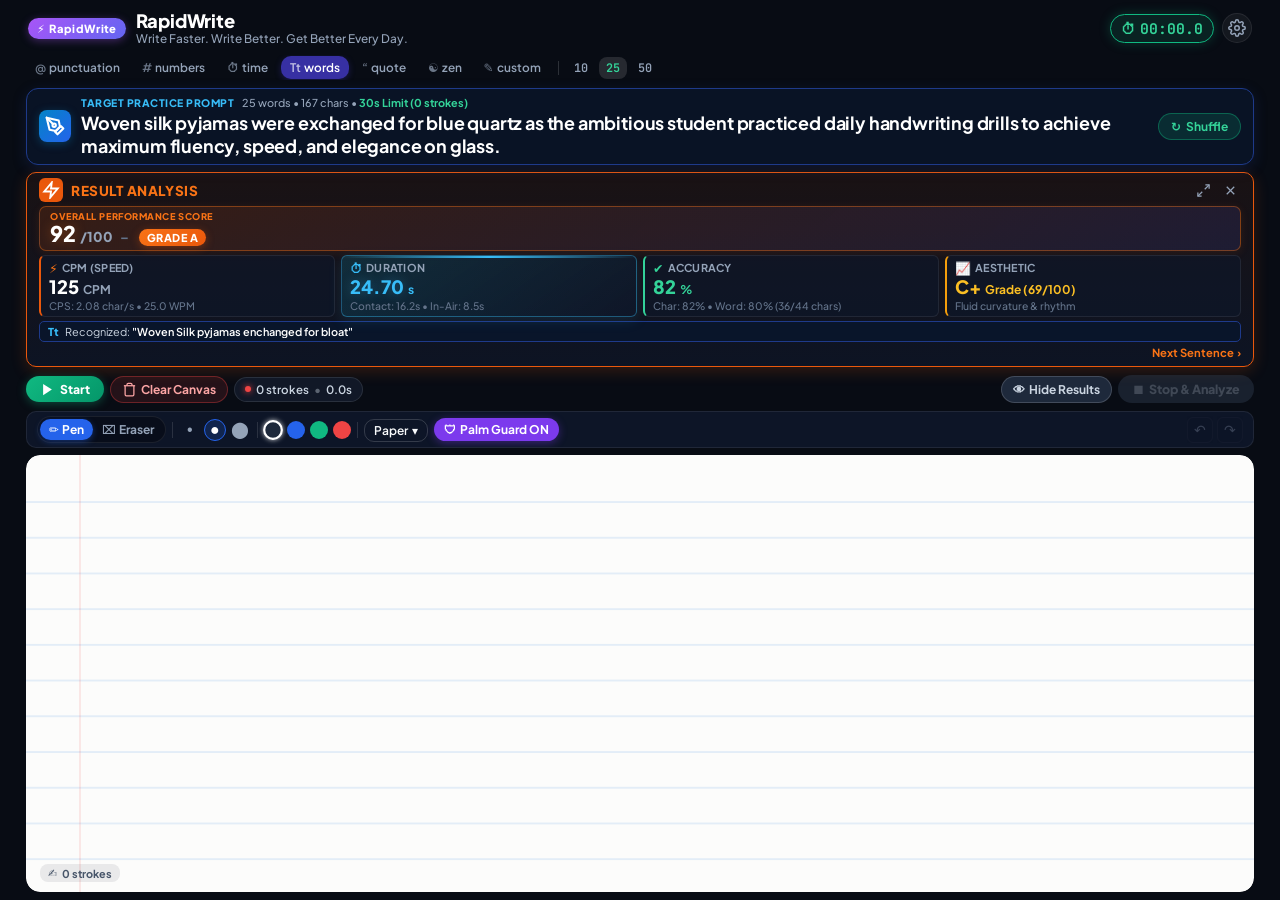
<file: index.html>
<!DOCTYPE html>
<html lang="en">
<head>
  <meta charset="UTF-8">
  <meta name="viewport" content="width=device-width, initial-scale=1.0, maximum-scale=5.0, user-scalable=yes, viewport-fit=cover">
  <title>RapidWrite — Handwriting Evaluator & Speed Trainer</title>
  <link rel="preconnect" href="https://fonts.googleapis.com">
  <link rel="preconnect" href="https://fonts.gstatic.com" crossorigin>
  <link href="https://fonts.googleapis.com/css2?family=Plus+Jakarta+Sans:wght@400;500;600;700;800&family=JetBrains+Mono:wght@400;500;700&display=swap" rel="stylesheet">
  <link rel="stylesheet" href="style.css">
  <script src="tesseract.min.js"></script>
</head>
<body class="dark-theme">
  <div class="app-container">

    <!-- 1. TOP HEADER (RapidWrite Branding & Motivating Tagline) -->
    <header class="app-header">
      <div class="header-left">
        <div class="badge-aurora">
          <span class="aurora-sparkle">⚡</span>
          <span>RapidWrite</span>
        </div>
        <div class="title-wrap">
          <h1>RapidWrite</h1>
          <p class="subtitle">Write Faster. Write Better. Get Better Every Day.</p>
        </div>
      </div>

      <div class="header-right">
        <!-- Live Countdown / Elapsed Timer placed at TOP -->
        <div class="timer-badge-top" id="topTimerBadge" title="Timer starts automatically on first pen stroke">
          <span class="timer-icon">⏱</span>
          <span class="timer-digits" id="topTimerDigits">00:00.0</span>
        </div>

        <!-- Settings Gear Button -->
        <button type="button" class="btn-icon-gear" id="btnSettings" title="Studio Settings & Diagnostics">
          <svg width="18" height="18" viewBox="0 0 24 24" fill="none" stroke="currentColor" stroke-width="2" stroke-linecap="round" stroke-linejoin="round">
            <circle cx="12" cy="12" r="3"></circle>
            <path d="M19.4 15a1.65 1.65 0 0 0 .33 1.82l.06.06a2 2 0 0 1 0 2.83 2 2 0 0 1-2.83 0l-.06-.06a1.65 1.65 0 0 0-1.82-.33 1.65 1.65 0 0 0-1 1.51V21a2 2 0 0 1-2 2 2 2 0 0 1-2-2v-.09A1.65 1.65 0 0 0 9 19.4a1.65 1.65 0 0 0-1.82.33l-.06.06a2 2 0 0 1-2.83 0 2 2 0 0 1 0-2.83l.06-.06a1.65 1.65 0 0 0 .33-1.82 1.65 1.65 0 0 0-1.51-1H3a2 2 0 0 1-2-2 2 2 0 0 1 2-2h.09A1.65 1.65 0 0 0 4.6 9a1.65 1.65 0 0 0-.33-1.82l-.06-.06a2 2 0 0 1 0-2.83 2 2 0 0 1 2.83 0l.06.06a1.65 1.65 0 0 0 1.82.33H9a1.65 1.65 0 0 0 1-1.51V3a2 2 0 0 1 2-2 2 2 0 0 1 2 2v.09a1.65 1.65 0 0 0 1 1.51 1.65 1.65 0 0 0 1.82-.33l.06-.06a2 2 0 0 1 2.83 0 2 2 0 0 1 0 2.83l-.06.06a1.65 1.65 0 0 0-.33 1.82V9a1.65 1.65 0 0 0 1.51 1H21a2 2 0 0 1 2 2 2 2 0 0 1-2 2h-.09a1.65 1.65 0 0 0-1.51 1z"></path>
          </svg>
        </button>
      </div>
    </header>

    <!-- 2. CATEGORY / LENGTH SELECTOR (Monkeytype Style) -->
    <nav class="category-nav-bar" aria-label="Practice Categories">
      <div class="category-pill-group">
        <button type="button" class="cat-pill" data-cat="punctuation">
          <span class="cat-prefix">@</span> punctuation
        </button>
        <button type="button" class="cat-pill" data-cat="numbers">
          <span class="cat-prefix">#</span> numbers
        </button>
        <button type="button" class="cat-pill" data-cat="time">
          <span class="cat-prefix">⏱</span> time
        </button>
        <button type="button" class="cat-pill active" data-cat="words">
          <span class="cat-prefix">Tt</span> words
        </button>
        <button type="button" class="cat-pill" data-cat="quote">
          <span class="cat-prefix">“</span> quote
        </button>
        <button type="button" class="cat-pill" data-cat="zen">
          <span class="cat-prefix">☯</span> zen
        </button>
        <button type="button" class="cat-pill" data-cat="custom">
          <span class="cat-prefix">✎</span> custom
        </button>
      </div>

      <div class="cat-vdivider"></div>

      <div class="length-pill-group">
        <button type="button" class="len-pill" data-len="10">10</button>
        <button type="button" class="len-pill active" data-len="25">25</button>
        <button type="button" class="len-pill" data-len="50">50</button>
      </div>
    </nav>

    <!-- 3. TARGET PRACTICE PROMPT CARD -->
    <section class="target-prompt-card" id="targetPromptCard">
      <div class="prompt-icon-badge">
        <svg width="20" height="20" viewBox="0 0 24 24" fill="none" stroke="currentColor" stroke-width="2.5" stroke-linecap="round" stroke-linejoin="round">
          <path d="M12 19l7-7 3 3-7 7-3-3z"></path>
          <path d="M18 13l-1.5-7.5L2 2l3.5 14.5L13 18l5-5z"></path>
          <path d="M2 2l7.586 7.586"></path>
          <circle cx="11" cy="11" r="2"></circle>
        </svg>
      </div>

      <div class="prompt-content-wrap">
        <div class="prompt-meta-header">
          <span class="prompt-title-tag">TARGET PRACTICE PROMPT</span>
          <span class="prompt-metrics-tag" id="promptMetricsTag">7 words • 44 chars • <span class="timing-highlight" id="promptTimingText">Timing (0 strokes)</span></span>
        </div>
        <div class="prompt-sentence-display" id="targetSentenceText">
          Woven silk pyjamas exchanged for blue quartz
        </div>
        <!-- Disappearance notice banner (Completely replaces the sentence when time expires) -->
        <div class="prompt-expired-completely hidden" id="promptExpiredNote">
          <div class="expired-lock-icon">🔒</div>
          <div class="expired-content">
            <strong>PROMPT TIME EXPIRED — SENTENCE DISAPPEARED</strong>
            <p>Target sentence is hidden! Continue writing the remainder from memory.</p>
          </div>
        </div>
      </div>

      <div class="prompt-actions-wrap">
        <button type="button" class="btn-shuffle" id="btnShufflePrompt" title="Load next practice sentence">
          <span class="icon-shuffle">↻</span>
          <span>Shuffle</span>
        </button>
      </div>
    </section>

    <!-- 4. STREAMLINED RESULT ANALYSIS CARD -->
    <section class="result-analysis-card" id="resultAnalysisCard">
      <div class="result-card-header">
        <div class="header-tag-group">
          <div class="analysis-icon-box">
            <svg width="18" height="18" viewBox="0 0 24 24" fill="none" stroke="currentColor" stroke-width="2.5">
              <polygon points="13 2 3 14 12 14 11 22 21 10 12 10 13 2"></polygon>
            </svg>
          </div>
          <h2 class="analysis-title">RESULT ANALYSIS</h2>
        </div>

        <div class="header-action-group">
          <button type="button" class="btn-card-ctrl" id="btnExpandResults" title="Toggle Fullscreen / Compact View">
            <svg width="15" height="15" viewBox="0 0 24 24" fill="none" stroke="currentColor" stroke-width="2">
              <polyline points="15 3 21 3 21 9"></polyline>
              <polyline points="9 21 3 21 3 15"></polyline>
              <line x1="21" y1="3" x2="14" y2="10"></line>
              <line x1="3" y1="21" x2="10" y2="14"></line>
            </svg>
          </button>
          <button type="button" class="btn-card-ctrl" id="btnCloseResults" title="Dismiss Results">
            <svg width="15" height="15" viewBox="0 0 24 24" fill="none" stroke="currentColor" stroke-width="2">
              <line x1="18" y1="6" x2="6" y2="18"></line>
              <line x1="6" y1="6" x2="18" y2="18"></line>
            </svg>
          </button>
        </div>
      </div>

      <!-- OVERALL PERFORMANCE SCORE HERO -->
      <div class="overall-performance-hero" id="overallPerformanceHero">
        <div class="overall-score-left">
          <div class="overall-hero-badge">OVERALL PERFORMANCE SCORE</div>
          <div class="overall-hero-score-row">
            <span class="overall-score-big" id="resOverallScore">92</span><span class="overall-score-max">/100</span>
            <span class="overall-score-sep">–</span>
            <span class="overall-badge-grade" id="resOverallGrade">GRADE A</span>
          </div>
        </div>
      </div>

      <!-- 4 High-Impact Metric Cards: CPM (Speed) | DURATION | ACCURACY | AESTHETIC -->
      <div class="metrics-four-cards">
        <!-- Metric 1: CPM (Primary Speed Measurement) -->
        <div class="metric-card card-speed">
          <div class="metric-head">
            <span class="icon-stat icon-bolt">⚡</span>
            <span class="metric-label">CPM (SPEED)</span>
          </div>
          <div class="metric-value-wrap">
            <span class="metric-big-num" id="resCpmValue">125</span>
            <span class="metric-unit">CPM</span>
          </div>
          <div class="metric-footer-note" id="resSpeedSub">CPS: 2.08 char/s • 25.0 WPM</div>
        </div>

        <!-- Metric 2: DURATION (Grounded Temporal Gating Model) -->
        <div class="metric-card card-duration">
          <div class="metric-head">
            <span class="icon-stat icon-timer">⏱</span>
            <span class="metric-label">DURATION</span>
          </div>
          <div class="metric-value-wrap">
            <span class="metric-big-num color-cyan" id="resDurationValue">24.70</span>
            <span class="metric-unit color-cyan">s</span>
          </div>
          <div class="metric-footer-note" id="resDurationSub">Contact: 16.2s • In-Air: 8.5s</div>
        </div>

        <!-- Metric 3: Accuracy -->
        <div class="metric-card card-accuracy">
          <div class="metric-head">
            <span class="icon-stat icon-check">✔</span>
            <span class="metric-label">ACCURACY</span>
          </div>
          <div class="metric-value-wrap">
            <span class="metric-big-num color-green" id="resAccuracyValue">82</span>
            <span class="metric-unit color-green">%</span>
          </div>
          <div class="metric-footer-note" id="resAccuracySub">Char: 82% • Word: 80% (36/44 chars)</div>
        </div>

        <!-- Metric 4: Aesthetic -->
        <div class="metric-card card-aesthetic">
          <div class="metric-head">
            <span class="icon-stat icon-chart">📈</span>
            <span class="metric-label">AESTHETIC</span>
          </div>
          <div class="metric-value-wrap">
            <span class="metric-big-num color-amber" id="resAestheticGrade">C+</span>
            <span class="metric-unit color-amber" id="resAestheticScore">Grade (69/100)</span>
          </div>
          <div class="metric-footer-note" id="resAestheticSub">Fluid curvature &amp; rhythm</div>
        </div>
      </div>

      <!-- Recognized Text Strip -->
      <div class="recognized-text-bar">
        <span class="rec-symbol">Tt</span>
        <span class="rec-content">
          Recognized: <strong id="resRecognizedText">"Woven Silk pyjamas enchanged for bloat"</strong>
        </span>
      </div>

      <!-- Next Sentence Button -->
      <div class="result-card-footer">
        <button type="button" class="btn-next-sentence" id="btnNextSentence">
          <span>Next Sentence</span>
          <span class="arrow-icon">›</span>
        </button>
      </div>
    </section>

    <!-- 5. ACTION BAR (Start, Clear Canvas, Live Telemetry, Hide Results, Stop & Analyze) -->
    <!-- Positioned ABOVE the notepad so the bottom is completely free! -->
    <section class="canvas-action-bar">
      <div class="action-bar-left">
        <!-- 1. Start Button: Step 1 Arming State (Timer held stationary at 00:00.0) -->
        <button type="button" class="btn-action-start" id="btnStartSession" title="Step 1: Arm writing session. Timer starts on first pen stroke.">
          <svg width="15" height="15" viewBox="0 0 24 24" fill="currentColor">
            <polygon points="5 3 19 12 5 21 5 3"></polygon>
          </svg>
          <span id="lblStartSession">Start</span>
        </button>

        <button type="button" class="btn-action-clear" id="btnClearCanvas">
          <svg width="15" height="15" viewBox="0 0 24 24" fill="none" stroke="currentColor" stroke-width="2">
            <polyline points="3 6 5 6 21 6"></polyline>
            <path d="M19 6v14a2 2 0 0 1-2 2H7a2 2 0 0 1-2-2V6m3 0V4a2 2 0 0 1 2-2h4a2 2 0 0 1 2 2v2"></path>
          </svg>
          <span>Clear Canvas</span>
        </button>

        <div class="telemetry-pill-active" id="telemetryPill">
          <span class="pulse-dot"></span>
          <span id="statStrokesPill">0 strokes</span>
          <span class="pill-sep">•</span>
          <span id="statTimePill">0.0s</span>
        </div>
      </div>

      <div class="action-bar-right">
        <button type="button" class="btn-toggle-results" id="btnToggleResults">
          <span class="eye-icon">👁</span>
          <span id="lblToggleResults">Hide Results</span>
        </button>

        <!-- 5. Stop & Analyze Button: Step 5 Duration = T_last - T_first -->
        <button type="button" class="btn-submit-analyze" id="btnSubmitAnalyze" disabled title="Step 5: Stop recording and compute Writing Duration = T_last - T_first">
          <span class="rocket-icon">⏹</span>
          <span id="lblSubmitAnalyze">Stop &amp; Analyze</span>
        </button>
      </div>
    </section>

    <!-- 6. CANVAS TOOLBAR (Pen, Eraser, Sizes, Colors, Paper Type, Palm Guard, Undo/Redo) -->
    <section class="canvas-toolbar">
      <div class="toolbar-left">
        <!-- Pen & Eraser Mode Toggle -->
        <div class="tool-switch">
          <button type="button" class="tool-btn active" id="btnToolPen">
            <span class="tool-icon">✏</span>
            <span>Pen</span>
          </button>
          <button type="button" class="tool-btn" id="btnToolEraser">
            <span class="tool-icon">⌧</span>
            <span>Eraser</span>
          </button>
        </div>

        <div class="tool-divider"></div>

        <!-- Stroke Width Dots -->
        <div class="stroke-size-selector" aria-label="Stroke Thickness">
          <button type="button" class="size-dot sm" data-size="2" title="Fine (2px)">•</button>
          <button type="button" class="size-dot md active" data-size="4" title="Medium (4px)">●</button>
          <button type="button" class="size-dot lg" data-size="7" title="Bold (7px)">⬤</button>
        </div>

        <div class="tool-divider"></div>

        <!-- Color Swatches -->
        <div class="color-palette" aria-label="Ink Color">
          <button type="button" class="swatch-btn active" data-color="#1e293b" style="background-color: #1e293b;" title="Dark Charcoal"></button>
          <button type="button" class="swatch-btn" data-color="#2563eb" style="background-color: #2563eb;" title="Royal Blue"></button>
          <button type="button" class="swatch-btn" data-color="#10b981" style="background-color: #10b981;" title="Emerald Green"></button>
          <button type="button" class="swatch-btn" data-color="#ef4444" style="background-color: #ef4444;" title="Crimson Red"></button>
        </div>

        <div class="tool-divider"></div>

        <!-- Paper Selector Dropdown -->
        <div class="dropdown-container">
          <button type="button" class="btn-paper-select" id="btnPaperSelect">
            <span>Paper</span>
            <span class="dropdown-caret">▾</span>
          </button>
          <div class="paper-dropdown-menu hidden" id="paperMenu">
            <button type="button" class="paper-option active" data-paper="ruled">Ruled Lined Paper</button>
            <button type="button" class="paper-option" data-paper="grid">Grid Graph Paper</button>
            <button type="button" class="paper-option" data-paper="blank">Blank White Paper</button>
          </div>
        </div>

        <!-- Palm Guard Toggle Pill -->
        <button type="button" class="btn-palm-guard active" id="btnPalmGuard" title="Strict Palm Rejection: Pen draws ink, finger scrolls vertically">
          <span class="shield-icon">🛡</span>
          <span>Palm Guard ON</span>
        </button>
      </div>

      <div class="toolbar-right">
        <!-- Undo & Redo -->
        <div class="history-controls">
          <button type="button" class="btn-history" id="btnUndo" title="Undo stroke (Ctrl+Z)" disabled>
            <span>↶</span>
          </button>
          <button type="button" class="btn-history" id="btnRedo" title="Redo stroke (Ctrl+Y)" disabled>
            <span>↷</span>
          </button>
        </div>
      </div>
    </section>

    <!-- 7. NOTEPAD CANVAS WRITING AREA -->
    <!-- 
      SEPARATION OF STYLUS WRITING FROM TOUCH SCROLLING:
      - touch-action: pan-y enables native, fluid vertical scrolling when touched by fingers / palms.
      - Pointer events are inspected:
        • 'pen' pointer events draw handwriting on the canvas and call preventDefault().
        • 'touch' pointer events are NEVER drawn and DO NOT prevent default, allowing the student
          to scroll the notepad vertically with their fingers effortlessly without leaving marks!
    -->
    <main class="notepad-scroll-container" id="notepadScrollContainer">
      <div class="notepad-sheet-frame" id="notepadSheetFrame">
        
        <!-- Floating Bottom-Left Badge: Stroke Counter -->
        <div class="canvas-floating-badge badge-bottom-left" id="badgeStrokeCount">
          <span>✍</span>
          <span id="canvasStrokesLabel">0 strokes</span>
        </div>

        <!-- Guidelines Canvas (Ruled lines / Grid) -->
        <canvas id="guideCanvas" class="sheet-canvas"></canvas>

        <!-- Active Ink Drawing Canvas -->
        <canvas id="drawCanvas" class="sheet-canvas"></canvas>
      </div>
    </main>

  </div>

  <!-- Redesigned Settings & Customization Modal -->
  <div class="modal-overlay hidden" id="settingsModal">
    <div class="modal-card">
      <div class="modal-header">
        <h3>Settings &amp; Preferences</h3>
        <button type="button" class="btn-modal-close" id="btnCloseModal">✕</button>
      </div>
      <div class="modal-body">
        <!-- 1. Theme Customization -->
        <div class="modal-setting-section">
          <div class="modal-section-title">THEME CUSTOMIZATION</div>
          <div class="theme-switch-row">
            <button type="button" class="theme-select-btn active" id="btnThemeDark" data-theme="dark">
              <span>🌙</span> Dark Theme
            </button>
            <button type="button" class="theme-select-btn" id="btnThemeLight" data-theme="light">
              <span>☀️</span> Light Theme
            </button>
          </div>
        </div>

        <!-- 2. Handwriting Canvas Settings -->
        <div class="modal-setting-section">
          <div class="modal-section-title">HANDWRITING CANVAS</div>
          <div class="setting-item">
            <div>
              <strong>Show Ruled Guidelines</strong>
              <p>Display calibrated writing guidelines on notepad</p>
            </div>
            <input type="checkbox" id="chkRuledLines" checked>
          </div>
          <div class="setting-item">
            <div>
              <strong>Strict Palm Rejection</strong>
              <p>Stylus exclusively draws ink; finger touches enable smooth scrolling</p>
            </div>
            <input type="checkbox" id="chkStrictStylus" checked>
          </div>
        </div>

        <!-- 3. Assessment & Metrics Settings -->
        <div class="modal-setting-section">
          <div class="modal-section-title">ASSESSMENT &amp; METRICS</div>
          <div class="setting-item">
            <div>
              <strong>Show Performance Results</strong>
              <p>Display full speed, accuracy and aesthetics breakdown after submission</p>
            </div>
            <input type="checkbox" id="chkShowMetrics" checked>
          </div>
          <div class="setting-item">
            <div>
              <strong>Prompt Countdown Timer</strong>
              <p>Enforce fixed sentence display duration before prompt vanishes</p>
            </div>
            <input type="checkbox" id="chkCountdownTimer" checked>
          </div>
        </div>
      </div>
    </div>
  </div>

  <script src="app.js"></script>
</body>
</html>
</file>
<file: style.css>
/* ==========================================================================
   RapidWrite — Stylus Handwriting Evaluator UI
   Fixed Screen Tablet & Laptop Studio Layout (Zero Page Scrolling / Overflow)
   ========================================================================== */

:root {
  --bg-app: #080c14;
  --bg-card: #0d1424;
  --bg-card-hover: #121c32;
  --bg-elevated: #16223d;
  --border-subtle: rgba(255, 255, 255, 0.08);
  --border-medium: rgba(255, 255, 255, 0.16);

  --text-white: #ffffff;
  --text-primary: #f8fafc;
  --text-secondary: #94a3b8;
  --text-muted: #64748b;

  --accent-cyan: #38bdf8;
  --accent-blue: #2563eb;
  --accent-green: #10b981;
  --accent-green-bright: #34d399;
  --accent-orange: #ea580c;
  --accent-orange-bright: #f97316;
  --accent-purple: #7c3aed;
  --accent-purple-bright: #a855f7;
  --accent-red: #ef4444;
  --accent-amber: #f59e0b;

  --font-main: 'Plus Jakarta Sans', system-ui, -apple-system, sans-serif;
  --font-mono: 'JetBrains Mono', monospace;
}

* {
  box-sizing: border-box;
  margin: 0;
  padding: 0;
  -webkit-font-smoothing: antialiased;
}

/* ================= PREVENT ANY WINDOW SCROLLING ================= */
html, body {
  background: var(--bg-app);
  color: var(--text-primary);
  font-family: var(--font-main);
  width: 100vw;
  height: 100vh;
  height: 100dvh;
  height: 100svh; /* Smallest mobile viewport height: fits even with address bar! */
  margin: 0;
  padding: 0;
  overflow: hidden !important; /* STRICTLY ZERO PAGE SCROLLBARS */
  position: fixed; /* Prevents rubber-band page bouncing on iOS and Android */
  top: 0;
  left: 0;
  right: 0;
  bottom: 0;
  overscroll-behavior: none !important;
  touch-action: none !important; /* STRICTLY PREVENTS BROWSER SCROLLING */
  -webkit-user-select: none;
  user-select: none;
}

/* App Container: Fills 100% of visible viewport without any overflow */
.app-container {
  display: flex;
  flex-direction: column;
  width: 100%;
  height: 100%;
  height: 100dvh;
  height: 100svh;
  max-width: 1260px;
  margin: 0 auto;
  padding: clamp(4px, 1vh, 8px) clamp(8px, 1.5vw, 16px);
  gap: clamp(4px, 0.8vh, 8px);
  overflow: hidden !important; /* ZERO PAGE SCROLL */
  box-sizing: border-box;
}

/* ================= 1. APP HEADER ================= */
.app-header {
  display: flex;
  align-items: center;
  justify-content: space-between;
  padding: 2px 2px;
  gap: 10px;
  flex-shrink: 0; /* Never collapse */
}

.header-left {
  display: flex;
  align-items: center;
  gap: 10px;
  min-width: 0;
}

.badge-aurora {
  display: inline-flex;
  align-items: center;
  gap: 4px;
  background: linear-gradient(135deg, #a855f7 0%, #6366f1 100%);
  color: #ffffff;
  font-size: 0.7rem;
  font-weight: 800;
  padding: 3px 9px;
  border-radius: 16px;
  letter-spacing: 0.03em;
  white-space: nowrap;
  box-shadow: 0 2px 8px rgba(168, 85, 247, 0.35);
  flex-shrink: 0;
}

.title-wrap {
  min-width: 0;
}

.title-wrap h1 {
  font-size: clamp(0.92rem, 1.6vw, 1.15rem);
  font-weight: 800;
  color: var(--text-white);
  letter-spacing: -0.01em;
  white-space: nowrap;
  overflow: hidden;
  text-overflow: ellipsis;
  line-height: 1.2;
}

.title-wrap .subtitle {
  font-size: clamp(0.66rem, 1.1vw, 0.74rem);
  color: var(--text-secondary);
  font-weight: 500;
  white-space: nowrap;
  overflow: hidden;
  text-overflow: ellipsis;
  line-height: 1.2;
}

.header-right {
  display: flex;
  align-items: center;
  gap: 8px;
  flex-shrink: 0;
}

/* Live Countdown / Elapsed Timer Pill at TOP */
.timer-badge-top {
  display: inline-flex;
  align-items: center;
  gap: 5px;
  background: rgba(16, 185, 129, 0.12);
  border: 1.5px solid var(--accent-green);
  color: var(--accent-green-bright);
  padding: 4px 10px;
  border-radius: 16px;
  font-family: var(--font-mono);
  font-weight: 700;
  font-size: clamp(0.82rem, 1.4vw, 0.92rem);
  box-shadow: 0 0 12px rgba(16, 185, 129, 0.25);
  white-space: nowrap;
  transition: all 0.2s ease;
}

.timer-badge-top.warning {
  border-color: var(--accent-red);
  color: #fca5a5;
  background: rgba(239, 68, 68, 0.15);
  box-shadow: 0 0 12px rgba(239, 68, 68, 0.35);
}

.timer-icon {
  font-size: 0.9rem;
}

.btn-icon-gear {
  background: rgba(255, 255, 255, 0.05);
  border: 1px solid var(--border-subtle);
  color: var(--text-secondary);
  width: 30px;
  height: 30px;
  border-radius: 50%;
  display: flex;
  align-items: center;
  justify-content: center;
  cursor: pointer;
  transition: all 0.2s;
  flex-shrink: 0;
}

.btn-icon-gear:hover {
  background: rgba(255, 255, 255, 0.12);
  color: var(--text-white);
}

/* ================= 2. CATEGORY & LENGTH NAV ================= */
.category-nav-bar {
  display: flex;
  align-items: center;
  justify-content: flex-start;
  gap: 6px;
  padding: 1px 0;
  overflow-x: auto;
  scrollbar-width: none;
  -webkit-overflow-scrolling: touch;
  flex-shrink: 0; /* Never collapse */
}
.category-nav-bar::-webkit-scrollbar {
  display: none;
}

.category-pill-group,
.length-pill-group {
  display: flex;
  align-items: center;
  gap: 4px;
  flex-shrink: 0;
}

.cat-pill {
  background: transparent;
  border: none;
  color: var(--text-secondary);
  font-family: var(--font-main);
  font-size: 0.74rem;
  font-weight: 600;
  padding: 4px 9px;
  border-radius: 10px;
  cursor: pointer;
  transition: all 0.15s ease;
  display: inline-flex;
  align-items: center;
  gap: 3px;
  white-space: nowrap;
}

.cat-pill .cat-prefix {
  opacity: 0.7;
}

.cat-pill:hover {
  color: var(--text-primary);
  background: rgba(255, 255, 255, 0.05);
}

.cat-pill.active {
  background: #3730a3;
  color: #ffffff;
  box-shadow: 0 2px 6px rgba(55, 48, 163, 0.4);
}

.cat-vdivider {
  width: 1px;
  height: 14px;
  background: rgba(255, 255, 255, 0.15);
  margin: 0 2px;
  flex-shrink: 0;
}

.len-pill {
  background: transparent;
  border: none;
  color: var(--text-secondary);
  font-family: var(--font-mono);
  font-size: 0.74rem;
  font-weight: 600;
  padding: 3px 7px;
  border-radius: 8px;
  cursor: pointer;
  white-space: nowrap;
  transition: all 0.15s;
}

.len-pill:hover {
  color: var(--text-primary);
}

.len-pill.active {
  background: rgba(255, 255, 255, 0.12);
  color: var(--accent-green-bright);
}

/* ================= 3. TARGET PRACTICE PROMPT CARD ================= */
.target-prompt-card {
  background: #091325;
  border: 1.5px solid #1e3a8a;
  border-radius: 12px;
  padding: 7px 12px;
  display: flex;
  align-items: center;
  gap: 10px;
  box-shadow: 0 4px 14px rgba(30, 58, 138, 0.25);
  position: relative;
  flex-shrink: 0; /* Never collapse */
}

.prompt-icon-badge {
  width: 32px;
  height: 32px;
  min-width: 32px;
  background: linear-gradient(135deg, #0284c7 0%, #2563eb 100%);
  border-radius: 8px;
  display: flex;
  align-items: center;
  justify-content: center;
  color: #ffffff;
  box-shadow: 0 2px 8px rgba(2, 132, 199, 0.35);
  flex-shrink: 0;
}

.prompt-content-wrap {
  flex: 1;
  min-width: 0;
}

.prompt-meta-header {
  display: flex;
  align-items: center;
  gap: 8px;
  margin-bottom: 2px;
  flex-wrap: wrap;
}

.prompt-title-tag {
  font-size: 0.65rem;
  font-weight: 800;
  color: var(--accent-cyan);
  letter-spacing: 0.05em;
}

.prompt-metrics-tag {
  font-size: 0.68rem;
  color: var(--text-secondary);
  font-weight: 500;
}

.timing-highlight {
  color: var(--accent-green-bright);
  font-weight: 700;
}

.prompt-sentence-display {
  font-size: clamp(0.95rem, 1.6vw, 1.12rem);
  font-weight: 700;
  color: var(--text-white);
  line-height: 1.3;
  letter-spacing: -0.01em;
  transition: opacity 0.2s ease;
}

/* COMPLETE SENTENCE DISAPPEARANCE */
.prompt-sentence-display.disappeared {
  display: none !important;
}

.prompt-expired-completely {
  display: flex;
  align-items: center;
  gap: 8px;
  background: rgba(239, 68, 68, 0.12);
  border: 1.5px dashed rgba(239, 68, 68, 0.5);
  border-radius: 8px;
  padding: 6px 10px;
  color: #fca5a5;
  animation: fadeInExpired 0.3s ease-out;
}

.prompt-expired-completely.hidden {
  display: none !important;
}

.expired-lock-icon {
  font-size: 1.1rem;
  flex-shrink: 0;
}

.expired-content strong {
  display: block;
  font-size: 0.78rem;
  color: #f87171;
  letter-spacing: 0.03em;
}

.expired-content p {
  font-size: 0.7rem;
  color: #cbd5e1;
  margin-top: 1px;
}

@keyframes fadeInExpired {
  from { opacity: 0; transform: scale(0.98); }
  to { opacity: 1; transform: scale(1); }
}

.prompt-actions-wrap {
  display: flex;
  align-items: center;
  flex-shrink: 0;
}

.btn-shuffle {
  background: rgba(16, 185, 129, 0.15);
  border: 1px solid rgba(16, 185, 129, 0.4);
  color: var(--accent-green-bright);
  font-family: var(--font-main);
  font-size: 0.75rem;
  font-weight: 700;
  padding: 5px 12px;
  border-radius: 16px;
  cursor: pointer;
  display: inline-flex;
  align-items: center;
  gap: 5px;
  white-space: nowrap;
  transition: all 0.2s;
}

.btn-shuffle:hover {
  background: rgba(16, 185, 129, 0.25);
  border-color: var(--accent-green);
  transform: translateY(-1px);
}

/* ================= 4. STREAMLINED RESULT ANALYSIS CARD ================= */
.result-analysis-card {
  background: linear-gradient(180deg, rgba(234, 88, 12, 0.08) 0%, rgba(13, 20, 36, 0.98) 100%);
  border: 1.5px solid var(--accent-orange);
  border-radius: 10px;
  padding: 5px 12px 6px 12px;
  box-shadow: 0 4px 16px rgba(234, 88, 12, 0.2);
  display: flex;
  flex-direction: column;
  gap: 4px;
  flex-shrink: 0;
  max-height: none;
  overflow: visible;
  transition: all 0.3s ease;
}

.result-analysis-card.collapsed {
  display: none !important;
}

.result-card-header {
  display: flex;
  align-items: center;
  justify-content: space-between;
}

.header-tag-group {
  display: flex;
  align-items: center;
  gap: 8px;
}

.analysis-icon-box {
  width: 24px;
  height: 24px;
  background: var(--accent-orange);
  color: #ffffff;
  border-radius: 6px;
  display: flex;
  align-items: center;
  justify-content: center;
  flex-shrink: 0;
}

.analysis-title {
  font-size: 0.85rem;
  font-weight: 800;
  color: var(--accent-orange-bright);
  letter-spacing: 0.04em;
}

.engine-badge {
  background: rgba(234, 88, 12, 0.2);
  border: 1px solid rgba(234, 88, 12, 0.5);
  color: #fdba74;
  font-size: 0.62rem;
  font-weight: 700;
  padding: 2px 7px;
  border-radius: 10px;
}

.header-action-group {
  display: flex;
  align-items: center;
  gap: 6px;
}

.btn-card-ctrl {
  background: transparent;
  border: none;
  color: var(--text-secondary);
  cursor: pointer;
  padding: 3px;
  border-radius: 5px;
  display: flex;
  align-items: center;
  justify-content: center;
  transition: color 0.15s;
}

.btn-card-ctrl:hover {
  color: var(--text-white);
  background: rgba(255, 255, 255, 0.08);
}

/* ================= OVERALL PERFORMANCE SCORE HERO ================= */
.overall-performance-hero {
  background: linear-gradient(135deg, rgba(234, 88, 12, 0.15) 0%, rgba(99, 102, 241, 0.12) 100%);
  border: 1px solid rgba(249, 115, 22, 0.4);
  border-radius: 7px;
  padding: 4px 10px;
  display: flex;
  align-items: center;
  justify-content: space-between;
  gap: 8px;
  box-shadow: 0 2px 10px rgba(234, 88, 12, 0.12);
}

.overall-score-left {
  display: flex;
  flex-direction: column;
  gap: 1px;
}

.overall-hero-badge {
  font-size: 0.58rem;
  font-weight: 800;
  color: var(--accent-orange-bright);
  letter-spacing: 0.06em;
  text-transform: uppercase;
  line-height: 1.1;
}

.overall-hero-score-row {
  display: flex;
  align-items: baseline;
  gap: 4px;
}

.overall-score-big {
  font-family: var(--font-main);
  font-size: 1.35rem;
  font-weight: 900;
  color: #ffffff;
  line-height: 1;
  text-shadow: 0 0 12px rgba(249, 115, 22, 0.35);
}

.overall-score-max {
  font-size: 0.85rem;
  font-weight: 800;
  color: var(--text-secondary);
}

.overall-score-sep {
  font-size: 0.85rem;
  font-weight: 700;
  color: var(--text-muted);
  margin: 0 3px;
}

.overall-badge-grade {
  background: linear-gradient(135deg, #f97316 0%, #ea580c 100%);
  color: #ffffff;
  font-size: 0.68rem;
  font-weight: 800;
  padding: 2px 8px;
  border-radius: 10px;
  letter-spacing: 0.04em;
  margin-left: 3px;
  box-shadow: 0 2px 8px rgba(234, 88, 12, 0.35);
}

.overall-breakdown-tags {
  display: flex;
  align-items: center;
  gap: 6px;
  flex-wrap: wrap;
}

.score-breakdown-chip {
  background: rgba(15, 23, 42, 0.75);
  border: 1px solid var(--border-subtle);
  border-radius: 8px;
  padding: 5px 9px;
  display: flex;
  flex-direction: column;
  align-items: flex-start;
  gap: 1px;
}

.score-breakdown-chip .chip-label {
  font-size: 0.6rem;
  font-weight: 700;
  color: var(--text-secondary);
  text-transform: uppercase;
  letter-spacing: 0.03em;
}

.score-breakdown-chip .chip-val {
  font-family: var(--font-main);
  font-size: 0.82rem;
  font-weight: 800;
  color: #ffffff;
}

.chip-speed {
  border-left: 2px solid var(--accent-orange);
}
.chip-speed .chip-val {
  color: var(--accent-orange-bright);
}

.chip-accuracy {
  border-left: 2px solid var(--accent-green-bright);
}
.chip-accuracy .chip-val {
  color: var(--accent-green-bright);
}

.chip-aesthetic {
  border-left: 2px solid var(--accent-amber);
}
.chip-aesthetic .chip-val {
  color: #fbbf24;
}

.metrics-three-cards,
.metrics-four-cards {
  display: grid;
  grid-template-columns: repeat(4, 1fr);
  gap: 6px;
}

.metric-card {
  background: rgba(15, 23, 42, 0.65);
  border: 1px solid rgba(255, 255, 255, 0.08);
  border-radius: 6px;
  padding: 4px 8px;
  display: flex;
  flex-direction: column;
  gap: 1px;
  transition: transform 0.15s ease, border-color 0.15s ease;
}

/* Enhanced DURATION card styling */
.metric-card.card-duration {
  background: linear-gradient(145deg, rgba(14, 116, 144, 0.28) 0%, rgba(15, 23, 42, 0.8) 100%);
  border: 1px solid rgba(56, 189, 248, 0.38);
  box-shadow: 0 4px 14px rgba(56, 189, 248, 0.12);
  position: relative;
  overflow: hidden;
}

.metric-card.card-duration::after {
  content: '';
  position: absolute;
  top: 0;
  left: 0;
  right: 0;
  height: 2px;
  background: linear-gradient(90deg, transparent, var(--accent-cyan), transparent);
}

.metric-card.card-speed {
  border-left: 2px solid var(--accent-orange);
}

.metric-card.card-accuracy {
  border-left: 2px solid var(--accent-green-bright);
}

.metric-card.card-aesthetic {
  border-left: 2px solid var(--accent-amber);
}

.metric-head {
  display: flex;
  align-items: center;
  gap: 4px;
  font-size: 0.68rem;
  font-weight: 700;
  color: var(--text-secondary);
  letter-spacing: 0.02em;
}

.icon-stat {
  font-size: 0.78rem;
}

.icon-bolt {
  color: var(--accent-orange-bright);
}

.icon-timer {
  color: var(--accent-cyan);
}

.icon-check {
  color: var(--accent-green-bright);
}

.icon-chart {
  color: var(--accent-amber);
}

.metric-value-wrap {
  display: flex;
  align-items: baseline;
  gap: 4px;
}

.metric-big-num {
  font-family: var(--font-main);
  font-size: 1.15rem;
  font-weight: 800;
  color: var(--text-white);
  line-height: 1.1;
}

.metric-big-num.color-green {
  color: var(--accent-green-bright);
}

.metric-big-num.color-amber {
  color: #fbbf24;
}

.metric-big-num.color-cyan {
  color: var(--accent-cyan);
  text-shadow: 0 0 12px rgba(56, 189, 248, 0.35);
}

.metric-unit {
  font-size: 0.75rem;
  font-weight: 700;
  color: var(--text-secondary);
}

.metric-unit.color-green {
  color: var(--accent-green-bright);
}

.metric-unit.color-amber {
  color: #fbbf24;
}

.metric-unit.color-cyan {
  color: var(--accent-cyan);
}

.metric-footer-note {
  font-size: 0.65rem;
  color: var(--text-muted);
  font-weight: 500;
  margin-top: 1px;
}

.recognized-text-bar {
  background: #09152a;
  border: 1px solid #1e3a8a;
  border-radius: 5px;
  padding: 3px 8px;
  display: flex;
  align-items: center;
  gap: 6px;
}

.rec-symbol {
  font-weight: 800;
  color: var(--accent-cyan);
  font-size: 0.68rem;
}

.rec-content {
  font-size: 0.68rem;
  color: #cbd5e1;
  white-space: nowrap;
  overflow: hidden;
  text-overflow: ellipsis;
}

.rec-content strong {
  color: var(--text-white);
  font-weight: 600;
}

.result-card-footer {
  display: flex;
  justify-content: flex-end;
  margin-top: -2px;
}

.btn-next-sentence {
  background: transparent;
  border: none;
  color: var(--accent-orange-bright);
  font-family: var(--font-main);
  font-size: 0.7rem;
  font-weight: 700;
  cursor: pointer;
  display: inline-flex;
  align-items: center;
  gap: 3px;
  padding: 1px 0;
  transition: transform 0.15s;
}

.btn-next-sentence:hover {
  transform: translateX(3px);
  color: #fb923c;
}

/* ================= 5. CANVAS ACTION BAR ================= */
.canvas-action-bar {
  display: flex;
  align-items: center;
  justify-content: space-between;
  padding: 1px 0;
  gap: 8px;
  flex-shrink: 0; /* Never collapse */
}

.action-bar-left,
.action-bar-right {
  display: flex;
  align-items: center;
  gap: 6px;
  flex-wrap: nowrap;
}

/* 1. START SESSION BUTTON: Step 1 Arming State */
.btn-action-start {
  background: linear-gradient(135deg, #10b981 0%, #059669 100%);
  border: none;
  color: #ffffff;
  font-family: var(--font-main);
  font-size: 0.76rem;
  font-weight: 800;
  padding: 5px 14px;
  border-radius: 16px;
  cursor: pointer;
  display: inline-flex;
  align-items: center;
  gap: 5px;
  white-space: nowrap;
  box-shadow: 0 2px 10px rgba(16, 185, 129, 0.35);
  transition: all 0.2s ease;
}

.btn-action-start:hover {
  transform: translateY(-1px);
  box-shadow: 0 4px 14px rgba(16, 185, 129, 0.5);
}

.btn-action-start.armed {
  background: linear-gradient(135deg, #0d9488 0%, #0f766e 100%);
  box-shadow: 0 0 12px rgba(13, 148, 136, 0.7);
  animation: pulseArmed 1.8s infinite;
}

.btn-action-start.writing {
  background: linear-gradient(135deg, #2563eb 0%, #1d4ed8 100%);
  box-shadow: 0 0 12px rgba(37, 99, 235, 0.6);
  animation: none;
}

@keyframes pulseArmed {
  0% { box-shadow: 0 0 6px rgba(13, 148, 136, 0.4); }
  50% { box-shadow: 0 0 16px rgba(13, 148, 136, 0.85); }
  100% { box-shadow: 0 0 6px rgba(13, 148, 136, 0.4); }
}

.btn-action-clear {
  background: rgba(239, 68, 68, 0.12);
  border: 1px solid rgba(239, 68, 68, 0.35);
  color: #fca5a5;
  font-family: var(--font-main);
  font-size: 0.75rem;
  font-weight: 700;
  padding: 5px 11px;
  border-radius: 16px;
  cursor: pointer;
  display: inline-flex;
  align-items: center;
  gap: 4px;
  white-space: nowrap;
  transition: all 0.2s;
}

.btn-action-clear:hover {
  background: rgba(239, 68, 68, 0.22);
  border-color: var(--accent-red);
}

.telemetry-pill-active {
  background: #111827;
  border: 1px solid rgba(255, 255, 255, 0.1);
  color: #cbd5e1;
  font-size: 0.72rem;
  font-weight: 600;
  padding: 4px 10px;
  border-radius: 16px;
  display: inline-flex;
  align-items: center;
  gap: 5px;
  white-space: nowrap;
}

.pulse-dot {
  width: 6px;
  height: 6px;
  border-radius: 50%;
  background: var(--accent-red);
  box-shadow: 0 0 6px var(--accent-red);
  flex-shrink: 0;
}

.pill-sep {
  opacity: 0.4;
}

.btn-toggle-results {
  background: #1e293b;
  border: 1px solid var(--border-medium);
  color: #cbd5e1;
  font-family: var(--font-main);
  font-size: 0.75rem;
  font-weight: 700;
  padding: 5px 11px;
  border-radius: 16px;
  cursor: pointer;
  display: inline-flex;
  align-items: center;
  gap: 4px;
  white-space: nowrap;
  transition: all 0.2s;
}

.btn-toggle-results:hover {
  background: #334155;
  color: #ffffff;
}

.btn-submit-analyze {
  background: linear-gradient(135deg, #f97316 0%, #ea580c 100%);
  border: none;
  color: #ffffff;
  font-family: var(--font-main);
  font-size: 0.78rem;
  font-weight: 800;
  padding: 6px 14px;
  border-radius: 16px;
  cursor: pointer;
  display: inline-flex;
  align-items: center;
  gap: 5px;
  white-space: nowrap;
  box-shadow: 0 3px 12px rgba(234, 88, 12, 0.4);
  transition: all 0.2s;
}

.btn-submit-analyze:hover:not(:disabled) {
  transform: translateY(-1px);
  box-shadow: 0 5px 16px rgba(234, 88, 12, 0.55);
}

.btn-submit-analyze:disabled {
  opacity: 0.4;
  cursor: not-allowed;
  box-shadow: none !important;
  transform: none !important;
  background: #334155;
  color: #94a3b8;
}

/* ================= 6. CANVAS TOOLBAR ================= */
.canvas-toolbar {
  background: #0d1527;
  border: 1px solid var(--border-subtle);
  border-radius: 10px;
  padding: 4px 10px;
  display: flex;
  align-items: center;
  justify-content: space-between;
  gap: 6px;
  overflow-x: auto;
  scrollbar-width: none;
  -webkit-overflow-scrolling: touch;
  flex-shrink: 0; /* Never collapse */
}
.canvas-toolbar::-webkit-scrollbar {
  display: none;
}

.toolbar-left,
.toolbar-right {
  display: flex;
  align-items: center;
  gap: 6px;
  flex-shrink: 0;
}

.tool-switch {
  display: flex;
  background: #080d1a;
  border-radius: 16px;
  padding: 2px;
  border: 1px solid var(--border-subtle);
}

.tool-btn {
  background: transparent;
  border: none;
  color: var(--text-secondary);
  font-family: var(--font-main);
  font-size: 0.75rem;
  font-weight: 700;
  padding: 3px 9px;
  border-radius: 12px;
  cursor: pointer;
  display: inline-flex;
  align-items: center;
  gap: 3px;
  white-space: nowrap;
  transition: all 0.15s;
}

.tool-btn.active {
  background: var(--accent-blue);
  color: #ffffff;
  box-shadow: 0 2px 6px rgba(37, 99, 235, 0.4);
}

.tool-divider {
  width: 1px;
  height: 16px;
  background: rgba(255, 255, 255, 0.12);
  flex-shrink: 0;
}

.stroke-size-selector {
  display: flex;
  align-items: center;
  gap: 3px;
}

.size-dot {
  width: 22px;
  height: 22px;
  border-radius: 50%;
  border: 1.5px solid transparent;
  background: transparent;
  color: var(--text-secondary);
  font-size: 1rem;
  display: flex;
  align-items: center;
  justify-content: center;
  cursor: pointer;
  transition: all 0.15s;
}

.size-dot.active {
  border-color: var(--accent-blue);
  background: rgba(37, 99, 235, 0.2);
  color: #ffffff;
}

.color-palette {
  display: flex;
  align-items: center;
  gap: 5px;
}

.swatch-btn {
  width: 18px;
  height: 18px;
  border-radius: 50%;
  border: 2px solid transparent;
  cursor: pointer;
  flex-shrink: 0;
  transition: transform 0.15s, border-color 0.15s;
}

.swatch-btn:hover {
  transform: scale(1.15);
}

.swatch-btn.active {
  border-color: #ffffff;
  box-shadow: 0 0 5px rgba(255, 255, 255, 0.8);
  transform: scale(1.1);
}

.dropdown-container {
  position: relative;
}

.btn-paper-select {
  background: transparent;
  border: 1px solid var(--border-medium);
  color: var(--text-primary);
  font-family: var(--font-main);
  font-size: 0.75rem;
  font-weight: 600;
  padding: 3px 9px;
  border-radius: 10px;
  cursor: pointer;
  display: inline-flex;
  align-items: center;
  gap: 4px;
  white-space: nowrap;
}

.paper-dropdown-menu {
  position: absolute;
  top: 100%;
  left: 0;
  margin-top: 4px;
  background: #0f172a;
  border: 1px solid var(--border-medium);
  border-radius: 8px;
  padding: 3px;
  display: flex;
  flex-direction: column;
  min-width: 130px;
  z-index: 100;
  box-shadow: 0 8px 20px rgba(0, 0, 0, 0.5);
}

.paper-dropdown-menu.hidden {
  display: none;
}

.paper-option {
  background: transparent;
  border: none;
  color: var(--text-secondary);
  font-family: var(--font-main);
  font-size: 0.75rem;
  font-weight: 600;
  padding: 6px 9px;
  border-radius: 5px;
  text-align: left;
  cursor: pointer;
  white-space: nowrap;
}

.paper-option:hover,
.paper-option.active {
  background: rgba(255, 255, 255, 0.1);
  color: #ffffff;
}

.btn-palm-guard {
  background: var(--accent-purple);
  border: none;
  color: #ffffff;
  font-family: var(--font-main);
  font-size: 0.75rem;
  font-weight: 700;
  padding: 4px 10px;
  border-radius: 12px;
  cursor: pointer;
  display: inline-flex;
  align-items: center;
  gap: 4px;
  white-space: nowrap;
  box-shadow: 0 2px 8px rgba(124, 58, 237, 0.4);
}

.btn-palm-guard.disabled {
  background: #334155;
  color: #94a3b8;
  box-shadow: none;
}

.history-controls {
  display: flex;
  align-items: center;
  gap: 4px;
}

.btn-history {
  background: transparent;
  border: 1px solid var(--border-subtle);
  color: var(--text-secondary);
  width: 26px;
  height: 26px;
  border-radius: 6px;
  display: flex;
  align-items: center;
  justify-content: center;
  cursor: pointer;
  font-size: 0.9rem;
  transition: all 0.15s;
}

.btn-history:not(:disabled):hover {
  background: rgba(255, 255, 255, 0.1);
  color: #ffffff;
}

.btn-history:disabled {
  opacity: 0.3;
  cursor: not-allowed;
}

/* ================= 7. NOTEPAD CANVAS: 100% STATIC & SCREEN FILLING ================= */
/*
   CRITICAL REQUIREMENT #1 & #2:
   1. The writing interface is 100% STATIC: zero page movement or scrolling!
   2. Canvas uses flex: 1 1 0px to fill the EXACT remaining tablet viewport height.
   3. touch-action: none prevents ANY browser scrolling during stylus/palm touch.
*/
.notepad-scroll-container {
  width: 100%;
  flex: 1 1 0px; /* Takes 100% of remaining screen height */
  min-height: 0;  /* Critical: allows canvas to fit without forcing page overflow */
  display: flex;
  flex-direction: column;
  overflow: hidden !important; /* ZERO SCROLL */
  touch-action: none !important; /* STRICTLY PREVENT BROWSER TOUCH SCROLL */
  border-radius: 14px;
}

.notepad-sheet-frame {
  position: relative;
  width: 100%;
  height: 100%;
  flex: 1 1 0px;
  min-height: 0;
  background-color: #fcfcfb;
  border-radius: 14px;
  box-shadow: 0 4px 20px rgba(0, 0, 0, 0.35);
  overflow: hidden !important;
  touch-action: none !important; /* NO BROWSER GESTURES */
}

.sheet-canvas {
  position: absolute;
  top: 0;
  left: 0;
  width: 100%;
  height: 100%;
  touch-action: none !important; /* NO BROWSER SCROLL OR ZOOM */
  display: block;
}

#guideCanvas {
  z-index: 1;
  pointer-events: none;
}

#drawCanvas {
  z-index: 2;
  cursor: crosshair;
  touch-action: none !important; /* ZERO GESTURE SCROLLING */
}

/* Floating Badges inside Paper */
.canvas-floating-badge {
  position: absolute;
  z-index: 10;
  font-family: var(--font-main);
  pointer-events: none;
  display: inline-flex;
  align-items: center;
  gap: 5px;
  user-select: none;
}

.badge-top-right {
  top: 10px;
  right: 14px;
  background: #0f172a;
  color: #e2e8f0;
  font-size: 0.68rem;
  font-weight: 700;
  padding: 3px 8px;
  border-radius: 16px;
  box-shadow: 0 2px 8px rgba(0, 0, 0, 0.15);
  border: 1px solid rgba(255, 255, 255, 0.15);
}

.stylus-dot-icon {
  color: var(--accent-red);
}

.badge-bottom-left {
  bottom: 10px;
  left: 14px;
  background: rgba(15, 23, 42, 0.08);
  color: #475569;
  font-size: 0.68rem;
  font-weight: 700;
  padding: 2px 8px;
  border-radius: 8px;
}

/* ================= MODAL & UTILITY ================= */
.modal-overlay {
  position: fixed;
  top: 0;
  left: 0;
  width: 100%;
  height: 100%;
  background: rgba(0, 0, 0, 0.75);
  display: flex;
  align-items: center;
  justify-content: center;
  z-index: 200;
  backdrop-filter: blur(4px);
  padding: 16px;
}

.modal-overlay.hidden {
  display: none !important;
}

.modal-card {
  background: #0f172a;
  border: 1px solid var(--border-medium);
  border-radius: 14px;
  width: 100%;
  max-width: 400px;
  padding: 18px;
  box-shadow: 0 20px 40px rgba(0, 0, 0, 0.6);
  max-height: 85dvh;
  overflow-y: auto;
}

.modal-header {
  display: flex;
  align-items: center;
  justify-content: space-between;
  margin-bottom: 12px;
}

.modal-header h3 {
  font-size: 1rem;
  font-weight: 800;
  color: #ffffff;
}

.btn-modal-close {
  background: transparent;
  border: none;
  color: var(--text-secondary);
  font-size: 1.1rem;
  cursor: pointer;
}

.modal-body {
  display: flex;
  flex-direction: column;
  gap: 10px;
}

.setting-item {
  display: flex;
  align-items: center;
  justify-content: space-between;
  padding: 5px 0;
  border-bottom: 1px solid rgba(255, 255, 255, 0.06);
}

.setting-item strong {
  display: block;
  font-size: 0.8rem;
  color: #ffffff;
}

.setting-item p {
  font-size: 0.68rem;
  color: var(--text-secondary);
  margin-top: 1px;
}

.setting-item input[type="checkbox"] {
  width: 16px;
  height: 16px;
  accent-color: var(--accent-blue);
  cursor: pointer;
}

.modal-setting-section {
  display: flex;
  flex-direction: column;
  gap: 6px;
  padding-bottom: 8px;
  border-bottom: 1px solid rgba(255, 255, 255, 0.08);
}

.modal-setting-section:last-child {
  border-bottom: none;
  padding-bottom: 0;
}

.modal-section-title {
  font-size: 0.68rem;
  font-weight: 800;
  color: var(--accent-cyan);
  letter-spacing: 0.05em;
  margin-top: 2px;
}

.theme-switch-row {
  display: flex;
  gap: 8px;
  margin-top: 2px;
}

.theme-select-btn {
  flex: 1;
  display: flex;
  align-items: center;
  justify-content: center;
  gap: 6px;
  background: rgba(255, 255, 255, 0.05);
  border: 1px solid var(--border-medium);
  color: var(--text-secondary);
  font-family: var(--font-main);
  font-size: 0.78rem;
  font-weight: 700;
  padding: 8px 12px;
  border-radius: 8px;
  cursor: pointer;
  transition: all 0.2s ease;
}

.theme-select-btn:hover {
  background: rgba(255, 255, 255, 0.1);
  color: var(--text-white);
}

.theme-select-btn.active {
  background: var(--accent-blue);
  color: #ffffff;
  border-color: var(--accent-blue);
  box-shadow: 0 2px 10px rgba(37, 99, 235, 0.4);
}

.toast-container {
  position: fixed;
  bottom: 16px;
  left: 50%;
  transform: translateX(-50%);
  display: flex;
  flex-direction: column;
  gap: 5px;
  z-index: 999;
  pointer-events: none;
}

.toast {
  background: #0f172a;
  border: 1px solid var(--border-medium);
  color: #ffffff;
  padding: 6px 12px;
  border-radius: 18px;
  font-size: 0.75rem;
  font-weight: 600;
  display: flex;
  align-items: center;
  gap: 5px;
  box-shadow: 0 8px 20px rgba(0, 0, 0, 0.4);
  transition: all 0.3s ease;
}

/* ================= RESPONSIVE ADJUSTMENTS ================= */
@media (max-width: 768px) {
  .app-container {
    padding: 4px 6px 6px 6px;
  }
  .title-wrap .subtitle {
    display: none;
  }
  .metrics-three-cards,
  .metrics-four-cards {
    grid-template-columns: repeat(2, 1fr);
  }
}

@media (max-height: 600px) {
  .prompt-meta-header {
    display: none;
  }
  .target-prompt-card {
    padding: 4px 8px;
  }
}

/* ================= LIGHT THEME SUPPORT ================= */
body.light-theme {
  --bg-app: #f1f5f9;
  --bg-card: #ffffff;
  --bg-card-hover: #f8fafc;
  --bg-elevated: #e2e8f0;
  --border-subtle: rgba(0, 0, 0, 0.08);
  --border-medium: rgba(0, 0, 0, 0.14);

  --text-white: #0f172a;
  --text-primary: #1e293b;
  --text-secondary: #475569;
  --text-muted: #64748b;
}

body.light-theme .app-header {
  border-bottom: 1px solid var(--border-subtle);
}

body.light-theme .target-prompt-card {
  background: #ffffff;
  border-color: #cbd5e1;
  box-shadow: 0 2px 8px rgba(0, 0, 0, 0.05);
}

body.light-theme .prompt-sentence-display {
  color: #0f172a;
}

body.light-theme .category-nav-bar {
  background: #ffffff;
  border: 1px solid #e2e8f0;
  border-radius: 8px;
  padding: 4px 8px;
}

body.light-theme .cat-pill {
  color: #475569;
}

body.light-theme .cat-pill.active {
  background: #2563eb;
  color: #ffffff;
}

body.light-theme .len-pill {
  color: #475569;
  border-color: #cbd5e1;
}

body.light-theme .len-pill.active {
  background: #2563eb;
  color: #ffffff;
  border-color: #2563eb;
}

body.light-theme .canvas-toolbar {
  background: #ffffff;
  border: 1px solid #e2e8f0;
  border-radius: 10px;
}

body.light-theme .canvas-action-bar {
  background: #ffffff;
  border: 1px solid #e2e8f0;
  border-radius: 10px;
  padding: 4px 10px;
}

body.light-theme .notepad-sheet-frame {
  background-color: #ffffff;
  border: 1px solid #e2e8f0;
  box-shadow: 0 4px 14px rgba(0, 0, 0, 0.06);
}

body.light-theme .result-analysis-card {
  background: linear-gradient(180deg, rgba(254, 243, 199, 0.4) 0%, #ffffff 100%);
  border-color: #f97316;
  box-shadow: 0 6px 20px rgba(234, 88, 12, 0.12);
}

body.light-theme .overall-performance-hero {
  background: linear-gradient(135deg, rgba(254, 215, 170, 0.4) 0%, rgba(224, 231, 255, 0.4) 100%);
  border-color: rgba(249, 115, 22, 0.35);
}

body.light-theme .overall-score-big {
  color: #0f172a;
}

body.light-theme .score-breakdown-chip {
  background: #ffffff;
  border-color: #cbd5e1;
}

body.light-theme .metric-card {
  background: #ffffff;
  border-color: #e2e8f0;
  box-shadow: 0 2px 6px rgba(0, 0, 0, 0.04);
}

body.light-theme .metric-card.card-duration {
  background: linear-gradient(145deg, rgba(224, 242, 254, 0.6) 0%, #ffffff 100%);
  border-color: rgba(56, 189, 248, 0.5);
}

body.light-theme .recognized-text-bar {
  background: #f8fafc;
  border-color: #cbd5e1;
  color: #1e293b;
}

body.light-theme .modal-card {
  background: #ffffff;
  border-color: #cbd5e1;
  box-shadow: 0 20px 40px rgba(0, 0, 0, 0.15);
}

body.light-theme .modal-header h3,
body.light-theme .setting-item strong {
  color: #0f172a;
}

body.light-theme .setting-item {
  border-bottom: 1px solid #f1f5f9;
}

body.light-theme .modal-setting-section {
  border-bottom: 1px solid #f1f5f9;
}

body.light-theme .theme-select-btn {
  background: #f8fafc;
  border-color: #cbd5e1;
  color: #475569;
}

body.light-theme .theme-select-btn.active {
  background: #2563eb;
  color: #ffffff;
  border-color: #2563eb;
}
</file>
